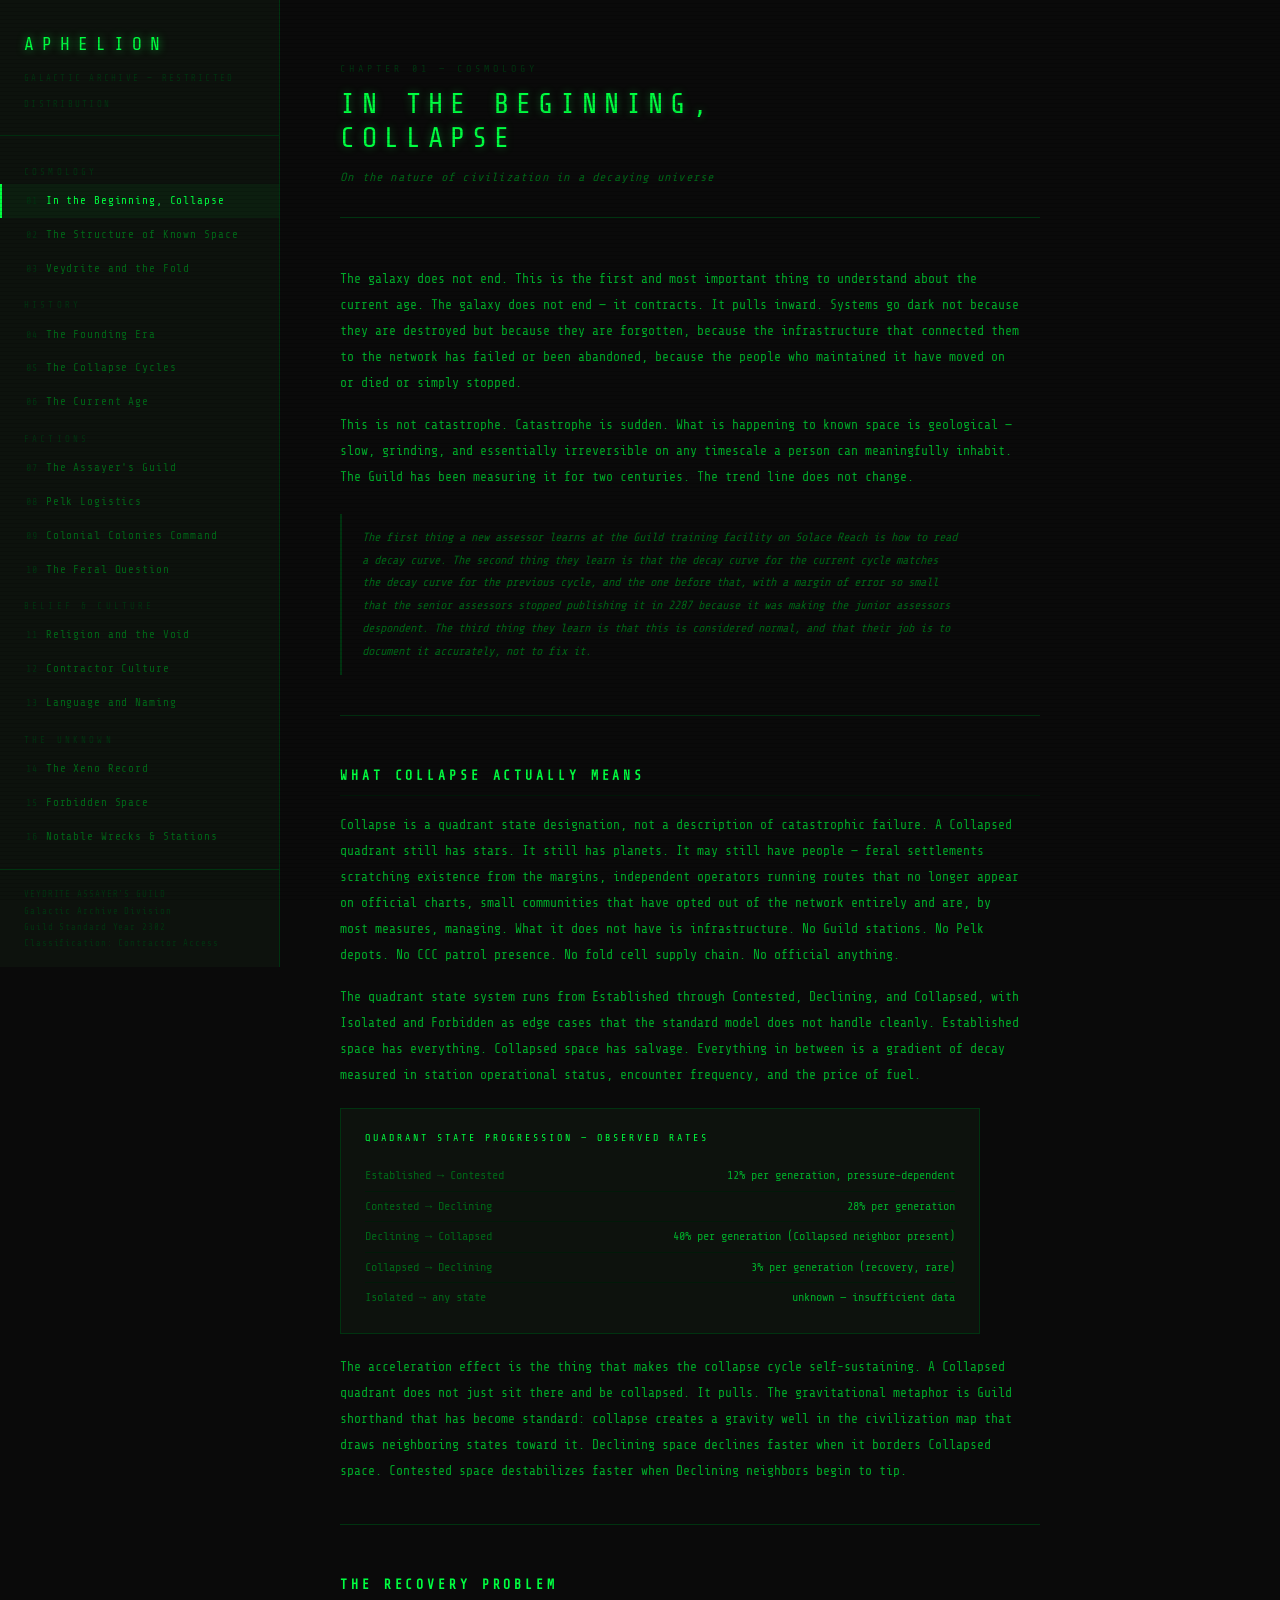
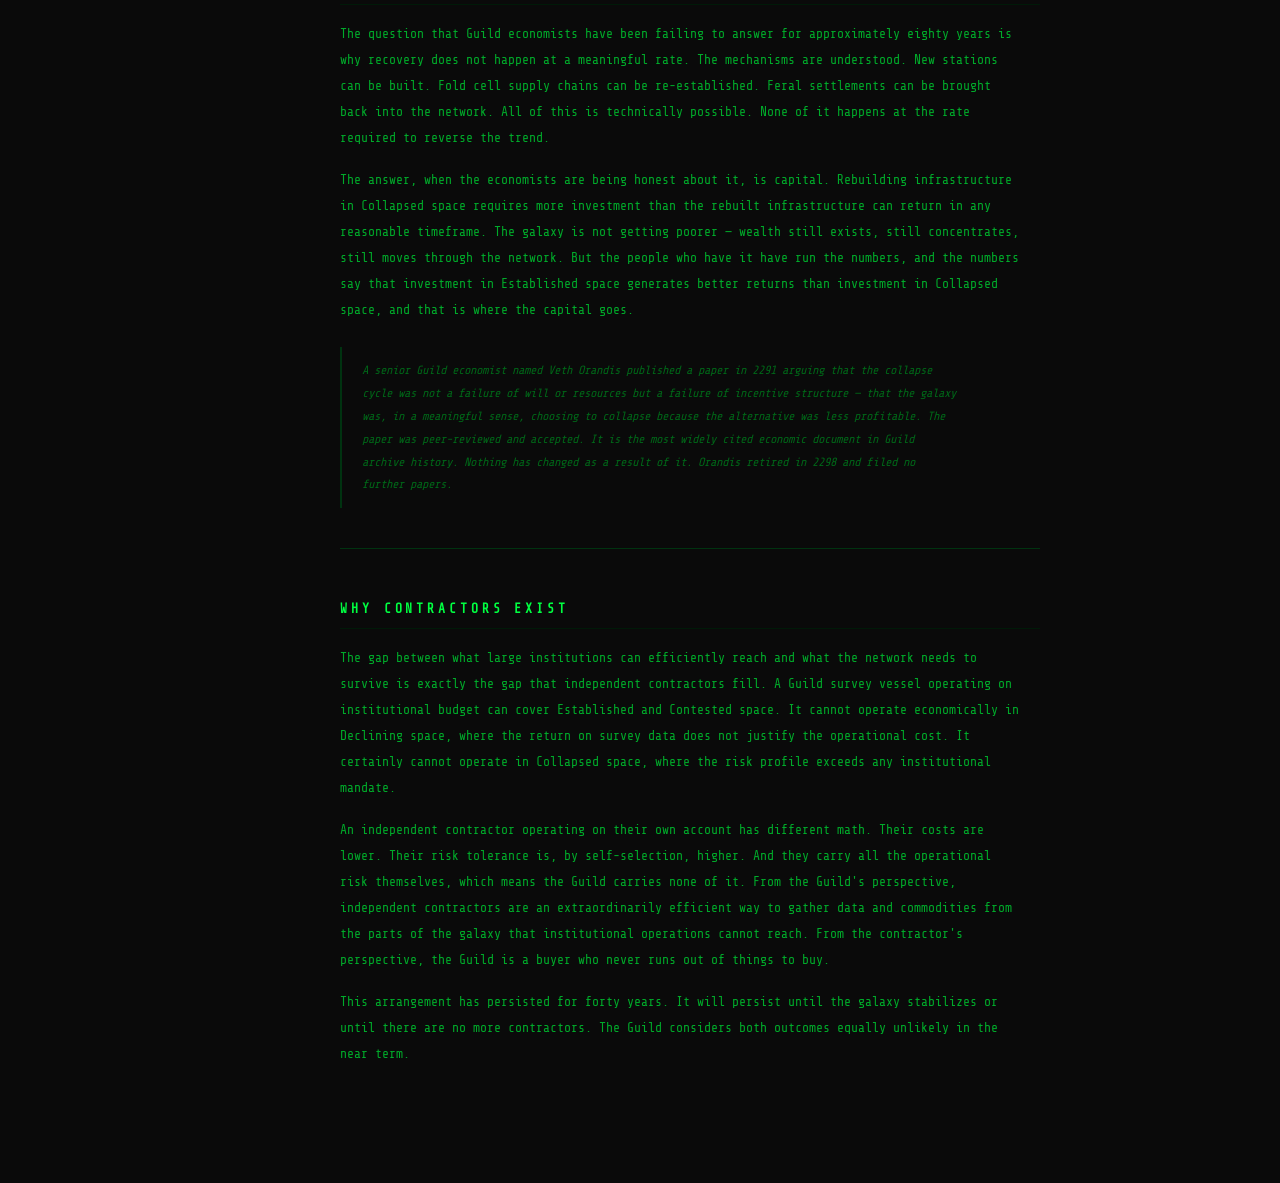
<file: lore.html>
<!DOCTYPE html>
<html lang="en">
<head>
  <meta charset="UTF-8">
  <meta name="viewport" content="width=device-width, initial-scale=1.0">
  <title>APHELION — Galactic Archive</title>
  <link rel="preconnect" href="https://fonts.googleapis.com">
  <link rel="icon" type="image/png" href="https://t1ckles.github.io/aphelion/flavicon.png">
  <link href="https://fonts.googleapis.com/css2?family=Share+Tech+Mono&family=Share+Tech&display=swap" rel="stylesheet">
  <style>
    :root {
      --green:      #00ff41;
      --green-mid:  #00aa2a;
      --green-dim:  #006618;
      --green-dark: #003310;
      --green-deep: #001a08;
      --orange:     #ff8800;
      --cyan:       #00e5ff;
      --bg:         #0a0a0a;
      --bg-card:    #0d120d;
      --sidebar-w:  280px;
    }

    * { margin: 0; padding: 0; box-sizing: border-box; }
    html { scroll-behavior: smooth; }

    body {
      background: var(--bg);
      color: var(--green-mid);
      font-family: 'Share Tech Mono', 'Courier New', monospace;
      font-size: 14px;
      line-height: 1.8;
      display: flex;
      min-height: 100vh;
      animation: flicker 14s infinite;
    }

    @keyframes flicker {
      0%,91%,95%,100% { opacity: 1; }
      92% { opacity: 0.97; }
      94% { opacity: 0.99; }
    }

    body::after {
      content: '';
      position: fixed;
      top: 0; left: 0;
      width: 100%; height: 100%;
      pointer-events: none;
      z-index: 9999;
      background: repeating-linear-gradient(
        to bottom,
        transparent 0px, transparent 3px,
        rgba(0,0,0,0.12) 3px, rgba(0,0,0,0.12) 4px
      );
    }

    /* ── Sidebar ─────────────────────────────────────────────── */

    .sidebar {
      width: var(--sidebar-w);
      min-height: 100vh;
      background: var(--bg-card);
      border-right: 1px solid var(--green-dark);
      position: fixed;
      top: 0; left: 0;
      overflow-y: auto;
      z-index: 100;
      display: flex;
      flex-direction: column;
    }

    .sidebar::-webkit-scrollbar { width: 4px; }
    .sidebar::-webkit-scrollbar-track { background: var(--bg); }
    .sidebar::-webkit-scrollbar-thumb { background: var(--green-dark); }

    .sidebar-header {
      padding: 28px 24px 20px;
      border-bottom: 1px solid var(--green-dark);
    }

    .sidebar-title {
      font-size: 18px;
      letter-spacing: 8px;
      color: var(--green);
      text-shadow: 0 0 8px rgba(0,255,65,0.6);
      display: block;
      margin-bottom: 4px;
    }

    .sidebar-subtitle {
      font-size: 9px;
      letter-spacing: 0.25em;
      color: var(--green-dark);
      text-transform: uppercase;
    }

    .sidebar-nav { padding: 16px 0; flex: 1; }

    .nav-section-label {
      font-size: 9px;
      letter-spacing: 0.35em;
      color: var(--green-dark);
      text-transform: uppercase;
      padding: 12px 24px 4px;
      display: block;
    }

    .nav-item {
      display: block;
      padding: 7px 24px;
      color: var(--green-dim);
      text-decoration: none;
      font-size: 11px;
      letter-spacing: 0.08em;
      border-left: 2px solid transparent;
      transition: color 0.15s, border-color 0.15s, background 0.15s;
      cursor: pointer;
    }

    .nav-item:hover {
      color: var(--green-mid);
      border-left-color: var(--green-dim);
      background: rgba(0,255,65,0.03);
    }

    .nav-item.active {
      color: var(--green);
      border-left-color: var(--green);
      background: rgba(0,255,65,0.05);
    }

    .nav-item .nav-num {
      color: var(--green-dark);
      margin-right: 8px;
      font-size: 10px;
    }

    .sidebar-footer {
      padding: 16px 24px;
      border-top: 1px solid var(--green-dark);
      font-size: 9px;
      color: var(--green-dark);
      letter-spacing: 0.1em;
      line-height: 1.8;
    }

    /* ── Main content ────────────────────────────────────────── */

    .main {
      margin-left: var(--sidebar-w);
      flex: 1;
      min-height: 100vh;
    }

    .chapter {
      display: none;
      max-width: 820px;
      padding: 60px 60px 100px;
      animation: chapterFade 0.3s ease;
    }

    .chapter.active { display: block; }

    @keyframes chapterFade {
      from { opacity: 0; transform: translateY(8px); }
      to   { opacity: 1; transform: translateY(0); }
    }

    .chapter-header {
      border-bottom: 1px solid var(--green-dark);
      padding-bottom: 28px;
      margin-bottom: 48px;
    }

    .chapter-num {
      font-size: 10px;
      letter-spacing: 0.4em;
      color: var(--green-dark);
      text-transform: uppercase;
      margin-bottom: 10px;
    }

    .chapter-title {
      font-size: 28px;
      letter-spacing: 7px;
      color: var(--green);
      text-shadow: 0 0 8px rgba(0,255,65,0.35);
      text-transform: uppercase;
      line-height: 1.2;
      margin-bottom: 12px;
    }

    .chapter-sub {
      font-size: 12px;
      color: var(--green-dim);
      letter-spacing: 0.1em;
      font-style: italic;
    }

    h2 {
      font-size: 13px;
      letter-spacing: 0.3em;
      color: var(--green);
      text-transform: uppercase;
      margin: 48px 0 16px;
      padding-bottom: 8px;
      border-bottom: 1px solid var(--green-deep);
    }

    h3 {
      font-size: 11px;
      letter-spacing: 0.2em;
      color: var(--orange);
      text-transform: uppercase;
      margin: 32px 0 10px;
    }

    p {
      color: var(--green-mid);
      font-size: 13px;
      line-height: 2;
      max-width: 680px;
      margin-bottom: 16px;
    }

    .lore {
      color: var(--green-dim);
      font-style: italic;
      border-left: 2px solid var(--green-dark);
      padding: 12px 20px;
      margin: 24px 0;
      font-size: 12px;
      line-height: 1.9;
      max-width: 640px;
    }

    .classified {
      color: var(--orange);
      border-left: 2px solid var(--orange);
      padding: 12px 20px;
      margin: 24px 0;
      font-size: 12px;
      line-height: 1.8;
      max-width: 640px;
    }

    .classified strong {
      display: block;
      letter-spacing: 0.15em;
      margin-bottom: 6px;
    }

    .divider {
      border-top: 1px solid var(--green-dark);
      margin: 40px 0;
    }

    .data-block {
      background: var(--bg-card);
      border: 1px solid var(--green-dark);
      padding: 20px 24px;
      margin: 20px 0;
      font-size: 12px;
      max-width: 640px;
    }

    .data-block .data-title {
      font-size: 10px;
      letter-spacing: 0.3em;
      color: var(--green);
      text-transform: uppercase;
      margin-bottom: 14px;
    }

    .data-row {
      display: flex;
      justify-content: space-between;
      padding: 4px 0;
      border-bottom: 1px solid var(--green-deep);
      color: var(--green-dim);
    }

    .data-row:last-child { border-bottom: none; }
    .data-row span:last-child { color: var(--green-mid); }

    .timeline {
      margin: 24px 0;
      max-width: 680px;
    }

    .timeline-entry {
      display: flex;
      gap: 24px;
      margin-bottom: 20px;
      align-items: flex-start;
    }

    .timeline-year {
      font-size: 11px;
      color: var(--cyan);
      letter-spacing: 0.1em;
      min-width: 80px;
      padding-top: 2px;
      flex-shrink: 0;
    }

    .timeline-content {
      font-size: 12px;
      color: var(--green-dim);
      line-height: 1.8;
      border-left: 1px solid var(--green-dark);
      padding-left: 20px;
    }

    .timeline-content strong {
      color: var(--green-mid);
      display: block;
      margin-bottom: 2px;
      letter-spacing: 0.05em;
    }

    .faction-entry {
      border: 1px solid var(--green-dark);
      padding: 20px 24px;
      margin: 16px 0;
      max-width: 680px;
    }

    .faction-entry .fe-name {
      font-size: 12px;
      letter-spacing: 0.2em;
      color: var(--green);
      text-transform: uppercase;
      margin-bottom: 4px;
    }

    .faction-entry .fe-tag {
      font-size: 10px;
      color: var(--orange);
      letter-spacing: 0.2em;
      margin-bottom: 14px;
    }

    .faction-entry p {
      font-size: 12px;
      color: var(--green-dim);
      max-width: none;
      margin-bottom: 8px;
    }

    code {
      color: var(--cyan);
      font-family: 'Share Tech Mono', monospace;
    }

    /* scrollbar */
    ::-webkit-scrollbar { width: 6px; }
    ::-webkit-scrollbar-track { background: var(--bg); }
    ::-webkit-scrollbar-thumb { background: var(--green-dark); }
    ::-webkit-scrollbar-thumb:hover { background: var(--green-dim); }
  </style>
</head>
<body>

<!-- ═══════════════════════════════ SIDEBAR -->

<aside class="sidebar">
  <div class="sidebar-header">
    <span class="sidebar-title">APHELION</span>
    <span class="sidebar-subtitle">Galactic Archive — Restricted Distribution</span>
  </div>

  <nav class="sidebar-nav">

    <span class="nav-section-label">Cosmology</span>
    <a class="nav-item active" onclick="showChapter('c1')">
      <span class="nav-num">01</span>In the Beginning, Collapse
    </a>
    <a class="nav-item" onclick="showChapter('c2')">
      <span class="nav-num">02</span>The Structure of Known Space
    </a>
    <a class="nav-item" onclick="showChapter('c3')">
      <span class="nav-num">03</span>Veydrite and the Fold
    </a>

    <span class="nav-section-label">History</span>
    <a class="nav-item" onclick="showChapter('c4')">
      <span class="nav-num">04</span>The Founding Era
    </a>
    <a class="nav-item" onclick="showChapter('c5')">
      <span class="nav-num">05</span>The Collapse Cycles
    </a>
    <a class="nav-item" onclick="showChapter('c6')">
      <span class="nav-num">06</span>The Current Age
    </a>

    <span class="nav-section-label">Factions</span>
    <a class="nav-item" onclick="showChapter('c7')">
      <span class="nav-num">07</span>The Assayer's Guild
    </a>
    <a class="nav-item" onclick="showChapter('c8')">
      <span class="nav-num">08</span>Pelk Logistics
    </a>
    <a class="nav-item" onclick="showChapter('c9')">
      <span class="nav-num">09</span>Colonial Colonies Command
    </a>
    <a class="nav-item" onclick="showChapter('c10')">
      <span class="nav-num">10</span>The Feral Question
    </a>

    <span class="nav-section-label">Belief & Culture</span>
    <a class="nav-item" onclick="showChapter('c11')">
      <span class="nav-num">11</span>Religion and the Void
    </a>
    <a class="nav-item" onclick="showChapter('c12')">
      <span class="nav-num">12</span>Contractor Culture
    </a>
    <a class="nav-item" onclick="showChapter('c13')">
      <span class="nav-num">13</span>Language and Naming
    </a>

    <span class="nav-section-label">The Unknown</span>
    <a class="nav-item" onclick="showChapter('c14')">
      <span class="nav-num">14</span>The Xeno Record
    </a>
    <a class="nav-item" onclick="showChapter('c15')">
      <span class="nav-num">15</span>Forbidden Space
    </a>
    <a class="nav-item" onclick="showChapter('c16')">
      <span class="nav-num">16</span>Notable Wrecks & Stations
    </a>
  </nav>

  <div class="sidebar-footer">
    VEYDRITE ASSAYER'S GUILD<br>
    Galactic Archive Division<br>
    Guild Standard Year 2302<br>
    Classification: Contractor Access
  </div>
</aside>

<!-- ═══════════════════════════════ MAIN CONTENT -->

<main class="main">

  <!-- ═══ CHAPTER 1 ═══ -->
  <div class="chapter active" id="c1">
    <div class="chapter-header">
      <div class="chapter-num">CHAPTER 01 — COSMOLOGY</div>
      <div class="chapter-title">In the Beginning,<br>Collapse</div>
      <div class="chapter-sub">On the nature of civilization in a decaying universe</div>
    </div>

    <p>The galaxy does not end. This is the first and most important thing to understand about the current age. The galaxy does not end — it contracts. It pulls inward. Systems go dark not because they are destroyed but because they are forgotten, because the infrastructure that connected them to the network has failed or been abandoned, because the people who maintained it have moved on or died or simply stopped.</p>

    <p>This is not catastrophe. Catastrophe is sudden. What is happening to known space is geological — slow, grinding, and essentially irreversible on any timescale a person can meaningfully inhabit. The Guild has been measuring it for two centuries. The trend line does not change.</p>

    <div class="lore">The first thing a new assessor learns at the Guild training facility on Solace Reach is how to read a decay curve. The second thing they learn is that the decay curve for the current cycle matches the decay curve for the previous cycle, and the one before that, with a margin of error so small that the senior assessors stopped publishing it in 2287 because it was making the junior assessors despondent. The third thing they learn is that this is considered normal, and that their job is to document it accurately, not to fix it.</div>

    <div class="divider"></div>

    <h2>What Collapse Actually Means</h2>

    <p>Collapse is a quadrant state designation, not a description of catastrophic failure. A Collapsed quadrant still has stars. It still has planets. It may still have people — feral settlements scratching existence from the margins, independent operators running routes that no longer appear on official charts, small communities that have opted out of the network entirely and are, by most measures, managing. What it does not have is infrastructure. No Guild stations. No Pelk depots. No CCC patrol presence. No fold cell supply chain. No official anything.</p>

    <p>The quadrant state system runs from Established through Contested, Declining, and Collapsed, with Isolated and Forbidden as edge cases that the standard model does not handle cleanly. Established space has everything. Collapsed space has salvage. Everything in between is a gradient of decay measured in station operational status, encounter frequency, and the price of fuel.</p>

    <div class="data-block">
      <div class="data-title">Quadrant State Progression — Observed Rates</div>
      <div class="data-row"><span>Established → Contested</span><span>12% per generation, pressure-dependent</span></div>
      <div class="data-row"><span>Contested → Declining</span><span>28% per generation</span></div>
      <div class="data-row"><span>Declining → Collapsed</span><span>40% per generation (Collapsed neighbor present)</span></div>
      <div class="data-row"><span>Collapsed → Declining</span><span>3% per generation (recovery, rare)</span></div>
      <div class="data-row"><span>Isolated → any state</span><span>unknown — insufficient data</span></div>
    </div>

    <p>The acceleration effect is the thing that makes the collapse cycle self-sustaining. A Collapsed quadrant does not just sit there and be collapsed. It pulls. The gravitational metaphor is Guild shorthand that has become standard: collapse creates a gravity well in the civilization map that draws neighboring states toward it. Declining space declines faster when it borders Collapsed space. Contested space destabilizes faster when Declining neighbors begin to tip.</p>

    <div class="divider"></div>

    <h2>The Recovery Problem</h2>

    <p>The question that Guild economists have been failing to answer for approximately eighty years is why recovery does not happen at a meaningful rate. The mechanisms are understood. New stations can be built. Fold cell supply chains can be re-established. Feral settlements can be brought back into the network. All of this is technically possible. None of it happens at the rate required to reverse the trend.</p>

    <p>The answer, when the economists are being honest about it, is capital. Rebuilding infrastructure in Collapsed space requires more investment than the rebuilt infrastructure can return in any reasonable timeframe. The galaxy is not getting poorer — wealth still exists, still concentrates, still moves through the network. But the people who have it have run the numbers, and the numbers say that investment in Established space generates better returns than investment in Collapsed space, and that is where the capital goes.</p>

    <div class="lore">A senior Guild economist named Veth Orandis published a paper in 2291 arguing that the collapse cycle was not a failure of will or resources but a failure of incentive structure — that the galaxy was, in a meaningful sense, choosing to collapse because the alternative was less profitable. The paper was peer-reviewed and accepted. It is the most widely cited economic document in Guild archive history. Nothing has changed as a result of it. Orandis retired in 2298 and filed no further papers.</div>

    <div class="divider"></div>

    <h2>Why Contractors Exist</h2>

    <p>The gap between what large institutions can efficiently reach and what the network needs to survive is exactly the gap that independent contractors fill. A Guild survey vessel operating on institutional budget can cover Established and Contested space. It cannot operate economically in Declining space, where the return on survey data does not justify the operational cost. It certainly cannot operate in Collapsed space, where the risk profile exceeds any institutional mandate.</p>

    <p>An independent contractor operating on their own account has different math. Their costs are lower. Their risk tolerance is, by self-selection, higher. And they carry all the operational risk themselves, which means the Guild carries none of it. From the Guild's perspective, independent contractors are an extraordinarily efficient way to gather data and commodities from the parts of the galaxy that institutional operations cannot reach. From the contractor's perspective, the Guild is a buyer who never runs out of things to buy.</p>

    <p>This arrangement has persisted for forty years. It will persist until the galaxy stabilizes or until there are no more contractors. The Guild considers both outcomes equally unlikely in the near term.</p>
  </div>

  <!-- ═══ CHAPTER 2 ═══ -->
  <div class="chapter" id="c2">
    <div class="chapter-header">
      <div class="chapter-num">CHAPTER 02 — COSMOLOGY</div>
      <div class="chapter-title">The Structure<br>of Known Space</div>
      <div class="chapter-sub">Quadrants, clusters, systems, and the corridors between them</div>
    </div>

    <p>Known space is not a map. It is a record of what has been found. The distinction matters. A map implies completeness — edges, boundaries, a claim that what is shown is what exists. The Guild's astrographic record makes no such claim. It shows what has been surveyed, what has been confirmed, what has been named. The rest of the galaxy exists whether it appears in the record or not.</p>

    <div class="divider"></div>

    <h2>The Quadrant System</h2>

    <p>The 42 registered quadrants are not geometric divisions of space. They are administrative designations — clusters of star systems near enough to each other and connected by enough fold corridors to be treated as a coherent region for economic and governance purposes. Some quadrants contain dozens of systems across multiple clusters. Some contain fewer than ten, widely scattered, connected by long and expensive corridors.</p>

    <p>Quadrants are named by the first registered survey team to document them. The naming conventions reflect the era of documentation — older quadrants carry names from the Founding Era's more formal register, while post-Collapse quadrants tend toward the functional shorthand that characterizes contemporary Guild naming practice. A quadrant called the Shattered Verge was named by someone who saw what they were looking at and described it. A quadrant called Guild Administrative Reach Seven was named by a committee.</p>

    <div class="lore">The quadrant numbering system is sequential by registration date, which means the numbers tell you nothing useful about geography. Quadrant 1 and Quadrant 42 may be adjacent or they may be separated by thirty fold transits. Contractors who assume the numbers imply proximity have made expensive mistakes in both directions.</div>

    <div class="divider"></div>

    <h2>Clusters</h2>

    <p>Within each quadrant, star systems are organized into clusters — groupings of two to five systems close enough to transit between using conventional drives and cluster-jump technology, without requiring fold cell expenditure. A cluster jump uses fuel and time. It does not use fold cells. This makes within-cluster movement cheap and between-cluster movement expensive, which shapes contractor economics in ways that compound over a career.</p>

    <p>Clusters have names that typically derive from a prominent feature — a stellar class, a notable wreck, a geographic metaphor applied to the sensor returns. The Guild names clusters during quadrant registration. Feral settlements in Collapsed space have their own names for the same clusters, which do not appear in the Guild record and which are sometimes significantly more accurate descriptions of local conditions.</p>

    <div class="divider"></div>

    <h2>The Corridor Network</h2>

    <p>Fold corridors are not tunnels. They are not physical structures. They are regions of spacetime where Veydrite density differentials have been precisely mapped, allowing a Fold Drive to calculate a compression geometry without generating it from scratch. A corridor is, in the most accurate technical description, a pre-solved equation — the work of calculating the fold has already been done, and a vessel with the right drive and enough cells can use that solution.</p>

    <p>Three corridor types exist in the registered network. Highway corridors are the oldest and most precisely mapped — some date to the Founding Era, when survey investment was at its historical peak. Primary corridors are the standard network, documented through normal survey operations over the past century. Secondary corridors are newer, less precise, more expensive to traverse, and occasionally unreliable in ways that are difficult to predict before the fold is initiated.</p>

    <div class="data-block">
      <div class="data-title">Corridor Classification</div>
      <div class="data-row"><span>Highway</span><span>Pre-calculated geometry — 2 cells. Oldest network. Highly stable.</span></div>
      <div class="data-row"><span>Primary</span><span>Standard charted fold — 3 cells. Core network. Reliable.</span></div>
      <div class="data-row"><span>Secondary</span><span>Recent documentation — 4 cells. Variable stability.</span></div>
      <div class="data-row"><span>Uncharted</span><span>No mapping — 12 cells overdrive. Significant failure risk.</span></div>
    </div>

    <p>Every galaxy generated from a registered seed contains three to four highway corridors. Their location is not random — the highway network follows historically high-traffic routes, which follow resource-rich stellar regions, which follow Veydrite distribution patterns that derive from the underlying physics of stellar formation. Two contractors in different seed galaxies will find highways in different places, but those places will share the same underlying logic.</p>

    <div class="divider"></div>

    <h2>Dark Space</h2>

    <p>Approximately 67% of fold corridor connections are dark at registration — known to exist from gravimetric surveys, not yet documented with sufficient precision to calculate fold geometry. Dark corridors show up on sensor sweeps as signature readings without names or destinations. They are reachable only by overdrive fold, at twelve cells and significant risk.</p>

    <p>The process of converting dark corridors to charted corridors is one of the primary economic drivers of the contractor network. Every fold into an uncharted quadrant generates corridor data. Every deepscan operation detects new corridor signatures. The galaxy reveals itself incrementally, and the Guild pays for each increment.</p>

    <div class="lore">There are corridors in the dark network that experienced navigators treat as known regardless of their chart status. Routes that experienced pilots fly by feel, by fuel consumption patterns, by the particular quality of the exit stress they generate. This knowledge is not in the Guild archive. It is transmitted directly between pilots who trust each other, and it dies with those who do not pass it on. The Guild considers this an information security problem. The pilots who hold this knowledge consider it a reasonable response to operating in a galaxy where the Guild charges corridor documentation fees.</div>
  </div>

  <!-- ═══ CHAPTER 3 ═══ -->
  <div class="chapter" id="c3">
    <div class="chapter-header">
      <div class="chapter-num">CHAPTER 03 — COSMOLOGY</div>
      <div class="chapter-title">Veydrite<br>and the Fold</div>
      <div class="chapter-sub">The physics and politics of the only thing that matters</div>
    </div>

    <p>Veydrite Dust is not rare. This is the fact that the Guild does not advertise and that most people in known space do not fully understand. Veydrite occurs in trace quantities around a significant fraction of stellar bodies — it is the rare concentrations, the extractable deposits, the sites where geological and stellar processes have produced densities sufficient for commercial recovery, that are scarce. The material itself is everywhere. The useful amounts of it are not.</p>

    <div class="divider"></div>

    <h2>What Veydrite Is</h2>

    <p>Veydrite is a crystalline compound that does not occur through any known synthetic process and does not decay under any conditions that have been reproducible in laboratory settings. Its mass is verified and consistent. Its chemical composition is documented. Its internal crystalline structure is not fully understood — Guild physicists have been studying it for two centuries and the current consensus is that the structure contains information that current measurement technology cannot read.</p>

    <p>This last point is not widely published. The Guild considers it a research matter, not a public disclosure matter. The contractors who find anomalous Veydrite deposits — the ones that scan wrong, that weigh wrong, that behave unexpectedly during emergency refinement — are filing reports that go into a classification tier that most contractors do not know exists.</p>

    <div class="classified">
      <strong>GUILD ARCHIVE — RESTRICTED ACCESS</strong>
      The following is not contractor-accessible information. It is included in this archive because this archive is itself a restricted document. Veydrite crystalline structure analysis has produced seventeen distinct structural variants since systematic study began in 2089. Fourteen of these variants have known stellar formation explanations. Three do not. The three anomalous variants share a structural property that Guild physicists describe, in internal documentation, as "intentional." This word appears in seventeen separate internal research documents. It has not been explained further in any of them.
    </div>

    <div class="divider"></div>

    <h2>The Fold Drive — How It Actually Works</h2>

    <p>The official explanation of Fold Drive mechanics — that it compresses spacetime geometry by exploiting Veydrite density differentials — is accurate as far as it goes. What it does not explain is why Veydrite produces the effect it produces, which is the question that has occupied Guild physicists since the first experimental fold in 2091 and which remains, in the honest assessment of current researchers, unanswered.</p>

    <p>The practical understanding is sufficient for operation. Veydrite, when processed to the refined standard that fold cells represent, generates a measurable spacetime density differential when energized by a drive system. The differential can be exploited to compress the geometry between two points until those points are, for the duration of the fold, effectively adjacent. Transit occurs. Geometry releases. The vessel arrives.</p>

    <p>What happens during the transit — the 12 seconds of the standard fold countdown, the 18 seconds of the overdrive — is not observable from outside the vessel. The vessel is not, strictly speaking, anywhere during that interval. The Guild's official position is that this is a navigational artifact with no meaningful physical implications. The Guild's unofficial position, which senior physicists sometimes share with each other in contexts that are not formally recorded, is that they are not certain this is true.</p>

    <div class="lore">Pilots who have survived bad folds describe the experience differently from pilots who have only experienced clean folds. The clean fold is nothing — a countdown, a transition, arrival. The bad fold is something that pilots find difficult to articulate and that the Guild does not encourage them to try. The most common description, across hundreds of incident reports, is that the bad fold feels longer than 18 seconds from the inside. The second most common description is that it does not feel like nothing.</div>

    <div class="divider"></div>

    <h2>Emergency Refinement</h2>

    <p>The emergency reserve tank on the Light Surveyor is the only system in the registered ship registry that accepts raw, unrefined Veydrite as drive fuel. This is not because the technology is unavailable for other hulls. It is because the engineers who designed the Light Surveyor made a specific decision that the other hull designers did not: they decided that a solo contractor in Collapsed space needed a last resort more than they needed the operational efficiency that comes from refusing to accept unrefined material.</p>

    <p>Raw Veydrite fed into an emergency refinement system produces approximately one cell-equivalent per ten kilograms. The waste products are significant. The drive wear is real. The fold geometry produced by emergency-refined cells is measurably less precise than standard cell geometry, which is why bad fold outcomes are more likely when emergency cells are used. None of this changes the fundamental value of the system, which is that it exists when nothing else does.</p>

    <div class="divider"></div>

    <h2>Veydrite as Currency</h2>

    <p>The decision to base the galactic economy on Veydrite Dust rather than on any synthetic currency system was made during the Founding Era and has not been seriously revisited since, primarily because every alternative proposed has had a fatal flaw that Veydrite does not: it cannot be counterfeited, cannot be inflated, cannot be issued by any authority, and does not require institutional trust to function as a store of value. You either have it or you do not. Its mass is verifiable by any scale. Its authenticity is verifiable by any Guild assessor.</p>

    <p>The tension this creates — between Veydrite as a propulsion resource and Veydrite as a monetary resource — is the central economic fact of contractor life. Every kilogram sold is a kilogram that cannot be used for an emergency fold. Every kilogram kept for the tank is a kilogram that cannot pay a docking fee. The contractors who manage this tension well tend to survive. The ones who resolve it by prioritizing one resource over the other tend not to.</p>
  </div>

  <!-- ═══ CHAPTER 4 ═══ -->
  <div class="chapter" id="c4">
    <div class="chapter-header">
      <div class="chapter-num">CHAPTER 04 — HISTORY</div>
      <div class="chapter-title">The Founding Era</div>
      <div class="chapter-sub">2041 — 2180 GSY: When the galaxy was being built</div>
    </div>

    <p>The Founding Era is the period in which the current infrastructure of known space was constructed. It is also the period against which all subsequent eras are measured and found wanting. The stations built during the Founding Era are the ones that are still operational. The corridors mapped during the Founding Era are the ones that became highways. The institutions founded during the Founding Era are the ones that still exist.</p>

    <div class="divider"></div>

    <h2>The Expansion</h2>

    <p>The Founding Era began approximately with the first successful Fold Drive test in 2041 and ended, by most historical conventions, around 2180, when the rate of new system registration peaked and then began a long decline that has continued to the present. The intervening century and a half was characterized by an expansion rate that has not been approached before or since — new quadrants being registered at a pace that required the Guild to hire additional assessors faster than the training program could produce them.</p>

    <div class="timeline">
      <div class="timeline-entry">
        <span class="timeline-year">2041</span>
        <div class="timeline-content">
          <strong>First Successful Fold Transit</strong>
          Experimental vessel Verassi completes the first confirmed inter-system fold using prototype drive technology. Transit duration: 47 seconds. Crew: 3. Destination: correctly reached. The drive consumed 340 kg of raw Veydrite. The modern equivalent costs approximately 3 cells.
        </div>
      </div>
      <div class="timeline-entry">
        <span class="timeline-year">2051</span>
        <div class="timeline-content">
          <strong>Guild Foundation</strong>
          The Assayer's Guild is chartered as a neutral monetary and cartographic authority. Founding document runs to 847 pages. The core principle — Guild neutrality as a precondition for universal acceptance — is contained in a single paragraph on page 3. The remaining 846 pages are administrative structure.
        </div>
      </div>
      <div class="timeline-entry">
        <span class="timeline-year">2067</span>
        <div class="timeline-content">
          <strong>The Standardization Accords</strong>
          Pelk Logistics, the Colonial Authority, and the Guild sign the Standardization Accords, agreeing on fold cell specifications, corridor documentation protocols, and Veydrite assay standards. The Accords are the legal foundation of the current economic system. They have been amended 340 times. The core specifications have not changed.
        </div>
      </div>
      <div class="timeline-entry">
        <span class="timeline-year">2089</span>
        <div class="timeline-content">
          <strong>Highway Corridor Documentation</strong>
          The Guild completes mapping of the first four highway corridors, establishing the high-efficiency fold network that still forms the backbone of inter-quadrant transit. The mapping project took eleven years and consumed more fold cells than any other single operation in recorded history.
        </div>
      </div>
      <div class="timeline-entry">
        <span class="timeline-year">2134</span>
        <div class="timeline-content">
          <strong>Peak Registration</strong>
          The highest single-year rate of new system registration in Guild history. 847 systems registered in 12 months. The Guild assessor corps reaches its historical maximum of 4,200 active personnel. Current active personnel: 340.
        </div>
      </div>
      <div class="timeline-entry">
        <span class="timeline-year">2180</span>
        <div class="timeline-content">
          <strong>End of the Founding Era</strong>
          Registration rates begin their sustained decline. The first Declining quadrant is officially designated. Guild economists publish the first collapse cycle projection. The projection is accurate to within 4% of current observed rates.
        </div>
      </div>
    </div>

    <div class="divider"></div>

    <h2>What Was Built</h2>

    <p>The infrastructure legacy of the Founding Era is the frame on which the current age hangs. The highway corridors. The major Guild stations at Solace Reach and three other administrative centers that remain operational. The Standardization Accords that still govern fold cell specifications. The contractor registration system. The Veydrite assay standard. None of these have been replaced or significantly improved. They have been maintained, imperfectly, against the ongoing pressure of the collapse cycle.</p>

    <p>The Founding Era also produced the Light Surveyor hull — the oldest continuously manufactured ship class in the registered registry, designed for solo contractor operations in resource-constrained environments. The engineers who designed it understood what they were building it for. The era in which it would be needed most was already visible on the projection curves.</p>

    <div class="lore">There is a persistent tradition among Guild archivists of referring to the Founding Era as "when people still believed it would work." This is not official terminology. It is not discouraged either. The senior archivist who first used the phrase, in an internal document in 2267, appended a note: "I do not mean this as a criticism of the founders. I mean it as an observation about the difference between building something and maintaining it. They were extraordinary builders. We are mediocre maintainers. The gap between those two things is the collapse cycle."</div>
  </div>

  <!-- ═══ CHAPTER 5 ═══ -->
  <div class="chapter" id="c5">
    <div class="chapter-header">
      <div class="chapter-num">CHAPTER 05 — HISTORY</div>
      <div class="chapter-title">The Collapse Cycles</div>
      <div class="chapter-sub">On the recurring nature of civilizational decline</div>
    </div>

    <p>The current collapse is not the first. This fact is documented in Guild archive records, in Founding Era survey data that predates the current civilization, and in the ruins that independent contractors find in systems that should not have ruins — systems too isolated, too recent, too far from any documented historical expansion to have been settled by any civilization on record.</p>

    <div class="divider"></div>

    <h2>The Previous Cycles</h2>

    <p>Guild archaeologists — a division so small and underfunded that it is technically a sub-department of the Survey Certification office — have documented evidence of at least two prior civilizational expansions in known space. Neither left surviving institutions. Both left infrastructure: fold corridor signatures that predate the Founding Era's mapping, construction in ruin sites that uses materials not in the current manufacturing record, and, in three documented cases, systems where the stellar bodies show evidence of deliberate modification.</p>

    <p>The modification evidence is the part that the Guild does not discuss publicly. Stars do not modify themselves. Planets do not reshape themselves into configurations that optimize resource extraction. Someone did these things. The Guild's official position is that this is a subject of ongoing archaeological research. The Guild's actual position, held by the seven people who have read the full classified research file, is considerably more alarming.</p>

    <div class="classified">
      <strong>ARCHIVE NOTE — CLASSIFICATION TIER 4</strong>
      The three systems with confirmed stellar modification evidence are designated Omega-class survey sites. They are located in Forbidden quadrants. Access requires Director-level authorization. The modification patterns in all three systems are consistent with each other. They are not consistent with any technology in the current or historically documented record. The age estimates for the modifications range from 40,000 to 400,000 years. The range is wide because the dating methods disagree with each other in ways that the archaeologists describe as "methodologically troubling."
    </div>

    <div class="divider"></div>

    <h2>The Cycle Pattern</h2>

    <p>What the Guild's collapse cycle models show — when the models are run against the archaeological record rather than just the current data — is a pattern. Expansion. Peak. Decline. Collapse. Recovery, partial and slow. Expansion again, but never quite to the previous peak. Each cycle slightly smaller than the last. Each collapse slightly faster. Each recovery slightly less complete.</p>

    <p>The question this pattern raises — whether it is converging on something, whether there is a terminal state toward which each cycle moves — is one that Guild economists and philosophers have debated for decades without resolution. The honest answer is that the data suggests yes but cannot confirm it, and that the timescale on which a terminal state would become observable is longer than any institution currently operating expects to survive.</p>

    <div class="lore">A contractor named Sela Vorn filed an astrographic survey report in 2289 that included, in the free-text notes field, the observation that three of the ruin sites she had surveyed in a single campaign showed construction techniques from three different civilizational periods and that none of the three periods matched the current era. Her report was flagged, reviewed, and the notes field was reclassified. She received a standard survey payment. She was not told why the notes were reclassified. She filed a query. The query was not answered. She stopped filing queries. She is currently operating in the outer clusters. Guild track shows she has not repeated the observation in any subsequent report.</div>

    <div class="divider"></div>

    <h2>The Current Cycle in Context</h2>

    <p>The current collapse cycle began, by the most conservative dating, approximately 120 years ago. The rate of decline is consistent with the modeled pattern from previous cycles. The current cycle is notable for two features that distinguish it from the modeled norm: the rate of Veydrite consumption has increased significantly due to the adoption of fold drive technology as the primary transit method, which means the resource that drives economic activity is being consumed faster than in previous cycles. And something in the outer reaches of the known network — in Forbidden space, in the quadrants that appear on deep sensor sweeps but not on any chart — is generating readings that do not match any pattern in the archaeological record.</p>

    <p>The Guild is aware of both features. It is managing the first through standard economic mechanisms. It is not discussing the second.</p>
  </div>

  <!-- ═══ CHAPTER 6 ═══ -->
  <div class="chapter" id="c6">
    <div class="chapter-header">
      <div class="chapter-num">CHAPTER 06 — HISTORY</div>
      <div class="chapter-title">The Current Age</div>
      <div class="chapter-sub">Guild Standard Year 2230 — 2302: The age you are living in</div>
    </div>

    <p>The current age has no formal name because no one has agreed on when it began, and naming an era while you are inside it requires a confidence about its eventual shape that the people living through it typically do not possess. The Guild's internal designation is the Late Registered Period. Contractors call it the slow dark, when they call it anything at all.</p>

    <div class="divider"></div>

    <h2>The Institutional Landscape</h2>

    <p>Three major institutions remain operational in 2302. The Guild, which has contracted significantly from its Founding Era size but retains its core functions. Pelk Logistics, which has grown during the collapse cycle by filling infrastructure gaps that retreating colonial authority left behind. And the Colonial Colonies Command, which is a diminished remnant of what was once a governing military authority but which still maintains patrol presence in Established and Contested space and still has the hardware to enforce that presence.</p>

    <p>These three institutions do not trust each other. They have not trusted each other for decades. They cooperate because cooperation is more profitable than conflict and because each of them understands that the collapse of any one of the three would accelerate pressure on the remaining two. This is not partnership. It is mutual deterrence, practiced at the institutional level, with lawyers instead of weapons.</p>

    <div class="divider"></div>

    <h2>The Recent Record</h2>

    <div class="timeline">
      <div class="timeline-entry">
        <span class="timeline-year">2230</span>
        <div class="timeline-content">
          <strong>The Pelk Expansion</strong>
          Pelk Logistics begins systematic acquisition of failing independent stations across Contested and Declining space. Over the next twenty years, Pelk establishes a logistics network that rivals the Guild's in geographic reach, though not in institutional authority. The Guild registers a formal complaint. Pelk settles it with a ten-year corridor documentation contract.
        </div>
      </div>
      <div class="timeline-entry">
        <span class="timeline-year">2251</span>
        <div class="timeline-content">
          <strong>CCC Reorganization</strong>
          The Colonial Colonies Command undergoes its third major reorganization, consolidating from seven regional commands to three. The eastern clusters lose patrol coverage for approximately four years. Piracy rates in those clusters increase by 340% during the gap and do not fully recover after coverage is restored.
        </div>
      </div>
      <div class="timeline-entry">
        <span class="timeline-year">2267</span>
        <div class="timeline-content">
          <strong>The Ash Emergence</strong>
          First confirmed report of NPCP contamination — the Null-Phase Crystalline Phenomenon that contractors call the Ash — in an active extraction site. The Guild issues a field protocol within six months. The protocol is followed inconsistently. The Ash continues to spread in affected systems at rates that the protocol does not adequately address.
        </div>
      </div>
      <div class="timeline-entry">
        <span class="timeline-year">2289</span>
        <div class="timeline-content">
          <strong>Pelk-Guild Publication Collapse</strong>
          The joint publication agreement between Pelk and the Guild that produced the ship registry and several other contractor reference documents expires and is not renewed. Both parties cite the other's breach of good faith. The underlying dispute involves corridor documentation rights in three quadrants that both institutions claim survey priority over. It has not been resolved.
        </div>
      </div>
      <div class="timeline-entry">
        <span class="timeline-year">2295</span>
        <div class="timeline-content">
          <strong>Forbidden Space Incidents</strong>
          Seven contractor vessels report anomalous contacts in Forbidden quadrant surveys over an 18-month period. All seven reports are reclassified within weeks of filing. Three of the seven contractors subsequently withdraw from active registration. The remaining four continue operating. None of them have discussed the reclassification publicly.
        </div>
      </div>
      <div class="timeline-entry">
        <span class="timeline-year">2302</span>
        <div class="timeline-content">
          <strong>Current Year</strong>
          42 registered quadrants. Approximately 340 active Guild assessors. Contractor registration numbers are not publicly disclosed but are estimated at several thousand active operators. The decay curve continues on its projected path. The Forbidden space anomaly count has increased for the third consecutive year.
        </div>
      </div>
    </div>
  </div>

  <!-- ═══ CHAPTER 7 ═══ -->
  <div class="chapter" id="c7">
    <div class="chapter-header">
      <div class="chapter-num">CHAPTER 07 — FACTIONS</div>
      <div class="chapter-title">The Assayer's Guild</div>
      <div class="chapter-sub">On the institution that runs the network you depend on</div>
    </div>

    <p>The Guild is not a government. It has never claimed to be a government. It has, at various points in its history, performed functions that governments typically perform — currency certification, territorial dispute arbitration, infrastructure maintenance, record-keeping that affects the legal status of persons and vessels — but it has consistently refused the characterization. The Guild's position is that it is a service provider. The fact that no one can operate in known space without its services is, the Guild maintains, a market condition rather than a governance relationship.</p>

    <div class="divider"></div>

    <h2>Structure</h2>

    <p>The Guild operates through a Director system — a small senior leadership group that sets policy and manages institutional relationships, supported by a larger body of Guild Assessors who handle operational functions. Assessors are the field personnel: the survey certification officers, the Veydrite assayers, the corridor documentation specialists, the contractor registration and reputation management staff.</p>

    <p>The Director tier is not elected. It is not appointed by any external authority. Directors are selected by the existing Director group through a process that the Guild describes as "merit-based consensus review" and that external observers describe as "opaque." The current Director group has been in place for eleven years. No transitions have occurred in that time. The Guild considers this stability. External observers consider it stagnation. Both assessments are probably accurate.</p>

    <div class="divider"></div>

    <h2>The Neutrality Doctrine</h2>

    <p>Guild neutrality is the institution's most valuable asset and its most carefully maintained fiction. The Guild does not take sides. It does not favor Pelk over CCC, does not favor Established quadrants over Collapsed ones, does not discriminate between contractors based on their faction standings or operational history. Every contractor is a registered operator. Every registered operator receives the same access to Guild services at the same prices, adjusted only for standing tier.</p>

    <p>The fiction part is that neutrality is not the same as having no interests. The Guild has extensive interests. It has an interest in the continued flow of astrographic data, which requires contractors to survive long enough to file it. It has an interest in Veydrite remaining the economic standard, which requires Veydrite to remain scarce enough to have value but available enough to circulate. It has an interest in corridor documentation continuing, which requires the institutional capacity to process and publish corridor data. These interests shape Guild policy in ways that the neutrality doctrine does not acknowledge but that experienced contractors learn to read.</p>

    <div class="lore">The most useful thing an experienced contractor can understand about the Guild is that it wants two things above all else: accurate data and institutional survival. When these two wants are in conflict — when accurate data would damage institutional survival — the Guild has, historically, chosen institutional survival. The data gets reclassified. The contractor gets paid. The archive gets a restricted tier entry. This is not corruption. It is priority ordering. Understanding which of your data falls into which category is something that the contractor manual does not cover.</div>

    <div class="divider"></div>

    <h2>The Contractor Relationship</h2>

    <p>The Guild's relationship with independent contractors is the clearest expression of its institutional character. Contractors are not Guild employees. They are not Guild partners. They are registered service providers operating under Guild credentials, subject to Guild reputation tracking, selling products to Guild stations at Guild-posted prices. The Guild sets the terms. The Guild adjusts the prices. The Guild decides what data is worth buying and at what rate.</p>

    <p>And yet the relationship persists, and persists at scale, because the alternative for contractors is operating without credentials in a galaxy where credentials matter, and the alternative for the Guild is losing the only cost-effective way to gather data from the parts of the galaxy that its own operations cannot reach. The relationship is not equal. It is mutually necessary. There is a difference, and the Guild is aware of it, and the contractors who do best are the ones who are also aware of it.</p>
  </div>

  <!-- ═══ CHAPTER 8 ═══ -->
  <div class="chapter" id="c8">
    <div class="chapter-header">
      <div class="chapter-num">CHAPTER 08 — FACTIONS</div>
      <div class="chapter-title">Pelk Logistics</div>
      <div class="chapter-sub">On the corporation that keeps things moving</div>
    </div>

    <p>Pelk Logistics began as a freight operation. This is important to understand because it is still, fundamentally, a freight operation — one that has expanded into fuel supply, station management, weapons distribution, and contractor services, but that at its core is in the business of moving things from where they are to where they are needed, and charging for the movement.</p>

    <div class="divider"></div>

    <h2>The Pelk Model</h2>

    <p>The characteristic Pelk approach to expansion is to wait for infrastructure to fail and then offer to replace it. This is not predatory in the conventional sense — Pelk does not cause the failures it profits from. The failures are caused by the collapse cycle, by underfunding, by the structural incentive problems that Guild economists have been documenting for decades. Pelk simply has standing offers to acquire failed stations, to buy out struggling operations, to step into logistics gaps that nobody else is filling.</p>

    <p>The result is a logistics network that now covers more geographic territory than any other single institution in known space, including the Guild. Pelk stations exist in quadrant states where Guild stations do not. Pelk fuel depots operate in Declining space where CCC presence has withdrawn. Pelk contract boards post work in systems where no other faction maintains a presence. Whether this represents a public service or a monopoly-building strategy depends on who you ask. Pelk's answer is that the distinction is not operationally meaningful.</p>

    <div class="divider"></div>

    <h2>The Commercial Attitude</h2>

    <p>Pelk's institutional culture is commercial in a way that is occasionally disorienting to contractors who expect it to mean something more complex. Pelk does not have an ideology. It has a margin. If a thing generates positive margin, Pelk will do it. If it generates negative margin, Pelk will stop doing it. The sealed cargo that Pelk does not ask questions about is sealed cargo that generates positive margin on transport. The contracts Pelk posts in contested space are contracts where the payment exceeds the risk-adjusted cost. Every Pelk policy decision traces back to the same analysis.</p>

    <div class="lore">A Pelk station manager named Doron Vasht, interviewed by a Guild logistics researcher in 2297, described Pelk's operational philosophy as follows: "We're not the good guys and we're not the bad guys. We're the people who show up when the infrastructure breaks and offer to fix it, for a price that covers our costs and generates a return for our shareholders. If that makes us essential, that's a market condition, not a moral position. We don't confuse the two. The people who confuse the two tend to make bad business decisions."</div>

    <div class="divider"></div>

    <h2>Pelk and Contractors</h2>

    <p>Pelk's relationship with independent contractors is commercially warm. Pelk stations pay competitive prices for Veydrite, stock fold cells at moderate markup, post delivery contracts that generate reliable income, and ask no questions about cargo provenance or operational history that are not strictly required for transaction processing. This warmth is not personal. It is structural — contractors generate transaction volume, and transaction volume generates margin.</p>

    <p>The one area where Pelk's commercial warmth has limits is in competition with Pelk's own logistics operations. A contractor running a delivery route that competes directly with a Pelk freight line will find, over time, that Pelk stations on that route become slightly less accommodating — fuel prices slightly higher, cell stock slightly lower, docking priority slightly delayed. Nothing overt. Nothing that could be complained about formally. Just the aggregate friction of operating in infrastructure that is owned by your competitor.</p>
  </div>

  <!-- ═══ CHAPTER 9 ═══ -->
  <div class="chapter" id="c9">
    <div class="chapter-header">
      <div class="chapter-num">CHAPTER 09 — FACTIONS</div>
      <div class="chapter-title">Colonial Colonies<br>Command</div>
      <div class="chapter-sub">On the remnant military authority and what it is trying to preserve</div>
    </div>

    <p>The Colonial Colonies Command is what is left of what was, during the Founding Era, the governing military authority of known space. The name is the first clue to its current condition — "Colonial Colonies Command" is the result of three reorganizations that each changed part of the name without addressing the redundancy created by the previous change, because the political will to rename the institution entirely has not existed since 2251 and because institutional names are, within CCC culture, considered a kind of continuity that is worth preserving even when the continuity it represents is largely fictional.</p>

    <div class="divider"></div>

    <h2>What CCC Is Now</h2>

    <p>CCC in 2302 is a patrol and enforcement operation with residual governing authority in quadrants where it maintains continuous presence. That residual authority is real — CCC can refuse docking, can issue expulsion orders, can designate vessels as hostile and act on that designation — but it is exercised within an increasingly narrow geographic footprint. The three regional commands that survived the 2251 reorganization cover Established and Contested space reasonably well and Declining space inadequately. Collapsed space is not a CCC operational area by any realistic definition.</p>

    <p>The hardware is the other significant CCC asset. The military hull line — Interceptors, Corvettes, Frigates — is manufactured under CCC specification and sold through CCC channels. The standing requirement for access to CCC military hardware is not just a commercial gate; it is an enforcement mechanism. KNOWN standing means CCC has assessed you as an operator whose possession of military hardware does not represent a threat to CCC operational interests. TRUSTED standing means CCC considers you a potential asset.</p>

    <div class="divider"></div>

    <h2>The Institutional Memory Problem</h2>

    <p>CCC's deepest structural problem is that it was designed to govern and is now trying to patrol. Governing requires legal authority, administrative infrastructure, and the consent — however grudging — of the governed. Patrolling requires hardware, personnel, and the credible threat of force. CCC has the hardware and the personnel, in diminishing quantities. It has the legal authority, in diminishing relevance. What it has lost, and cannot recover, is the consent.</p>

    <div class="lore">The question of who CCC's authority derives from is one that CCC official documents do not address directly. The Founding Era charter granted CCC authority on behalf of the colonial settlements it was organized to protect. Most of those settlements no longer exist in their original form — some are Feral now, some are independent, some are simply gone. CCC's current legal position is that its authority is self-deriving: it exists because it has always existed, and the continuity of the institution is itself the source of its legitimacy. Legal scholars who have reviewed this position describe it as "creative" and "not without precedent" and "likely to be tested eventually."</div>
  </div>

  <!-- ═══ CHAPTER 10 ═══ -->
  <div class="chapter" id="c10">
    <div class="chapter-header">
      <div class="chapter-num">CHAPTER 10 — FACTIONS</div>
      <div class="chapter-title">The Feral Question</div>
      <div class="chapter-sub">On the settlements that opted out, and what that means</div>
    </div>

    <p>Feral is a designation, not a description. The Guild applies it to settlements that have withdrawn from or been excluded from the registered network — that do not maintain Guild station affiliation, do not operate under CCC patrol authority, and do not participate in the Veydrite-based monetary system as registered entities. What the designation does not capture is the enormous variation in what "Feral" actually means on the ground.</p>

    <div class="divider"></div>

    <h2>The Spectrum</h2>

    <p>At one end of the Feral spectrum are communities that chose to leave the network deliberately — that assessed the costs of network participation (Guild fees, CCC oversight, Pelk pricing power) against the benefits and decided the costs were higher. These communities tend to be well-organized, locally self-sufficient, and capable of maintaining their own infrastructure. They are not hostile by default. They are simply operating outside a system they have decided does not serve them.</p>

    <p>At the other end are the communities that did not choose Feral status — that had the network withdraw from them as the collapse cycle reached their quadrant, leaving them without the infrastructure they had depended on and without the institutional knowledge to replace it independently. These communities are more desperate, more volatile, and more likely to produce the raider activity that gives Feral space its reputation.</p>

    <p>Most Feral settlements are somewhere in the middle — people making the best of circumstances they did not entirely choose, operating with whatever resources they could maintain or acquire, developing local economies and local social structures that the Guild has no data on because the Guild has no presence there to collect it.</p>

    <div class="divider"></div>

    <h2>The Data Runner Economy</h2>

    <p>The intersection of Feral settlements and the registered network is the Data Runner economy — the grey market in unregistered cargo, unregistered data, and unregistered vessels that flows between Feral space and the outer edge of Established and Contested space. The Guild does not acknowledge this economy officially. Pelk participates in it unofficially, through arrangements that their accounting describes as "independent contractor transport agreements" and that everyone involved understands to be something else.</p>

    <p>The Data Runner hull class — which the Guild does not officially recognize — exists specifically to service this economy. Shielded holds, fast fold, minimal profile. The extra weapon slot over the Courier is not incidental. The grey market is not always safe, and the people who run it have accepted that this is part of the operational reality.</p>

    <div class="lore">A veteran Guild assessor named Hemi Talcott, who spent eight years operating in the outer clusters before taking a desk position at Solace Reach, described the Feral settlements he had encountered as follows: "They're not what people think. The ones that scare you are the ones in Collapsed space that formed after the network withdrew — they've lost the thread, they're running on what they can take rather than what they can build. But the ones in Isolated space, the ones that chose to leave? Some of those communities are the most functional human settlements I've seen anywhere. They just decided that network participation was a bad deal. I've thought about that a lot since I came back."</div>
  </div>

  <!-- ═══ CHAPTER 11 ═══ -->
  <div class="chapter" id="c11">
    <div class="chapter-header">
      <div class="chapter-num">CHAPTER 11 — BELIEF & CULTURE</div>
      <div class="chapter-title">Religion<br>and the Void</div>
      <div class="chapter-sub">On what people believe when the galaxy offers no reassurance</div>
    </div>

    <p>The void does not care. This is the foundational theological fact of life in known space, and every belief system that has developed in the current era is, at its core, a response to that fact. Some systems deny it. Some systems accept it and find meaning in the acceptance. Some systems propose that the void's indifference is itself a kind of message, and spend considerable intellectual energy interpreting what that message might be.</p>

    <div class="divider"></div>

    <h2>The Drift Faiths</h2>

    <p>The most widely distributed belief system in known space is not an organized religion. It is a loose collection of practices and convictions that emerged organically among long-haul pilots and have spread through the contractor and freight communities over several generations. Practitioners call it the Drift, or occasionally the Long Dark, or simply the Practice.</p>

    <p>The Drift holds that consciousness persists across fold transits in a way that physics does not fully account for — that the 12 seconds of a clean fold and the longer interval of a bad fold are not experienced as nothing by the person inside the vessel, even though no instrument has ever detected what that experience consists of. The implication is that the fold reveals something about the nature of consciousness that is otherwise inaccessible. The practical expression of this belief is a set of pre-fold rituals — specific sequences of system checks, specific verbal confirmations, specific attitudes of attention — that Drift practitioners maintain regardless of whether they believe they have efficacy.</p>

    <div class="lore">The Drift is not a religion in any formal sense. It has no clergy, no scripture, no institutional structure, and no agreed-upon theology. What it has is a set of practices that experienced pilots recognize in each other without needing to discuss them — the particular way of running the pre-fold checklist, the particular silence that falls in the cabin during countdown, the particular attention paid to the quality of the exit transition. Pilots who share these practices tend to trust each other more than pilots who do not. This is the most socially significant feature of the Drift: it is a recognition system disguised as a spiritual practice.</div>

    <div class="divider"></div>

    <h2>The Archive Cults</h2>

    <p>A smaller but more formally organized set of beliefs centers on the Guild archive and on the idea that the accumulated record of known space constitutes a kind of meaning that transcends its administrative function. Archive cultists — they do not use this term, preferring "Record Keepers" or "Witnesses" — hold that the act of accurate documentation is itself sacred, that the galaxy's history is preserved in the archive against a future in which it would otherwise be lost, and that contractors who contribute to the archive are participating in something more significant than an economic transaction.</p>

    <p>The Guild does not endorse or discourage Archive cult beliefs. It notes, in an internal document that is not restricted but that is also not publicized, that Archive cult contractors file more complete and more accurate survey reports than the contractor average, and that this is a statistically significant outcome that the Guild considers positive regardless of its theological underpinnings.</p>

    <div class="divider"></div>

    <h2>The Collapse Theology</h2>

    <p>Among certain Feral communities and in scattered independent settlements, a belief has developed that the collapse cycle is not an accident of economics but a process with intention — that the galaxy is, in some sense, being emptied, and that this emptying serves a purpose that the current inhabitants are not equipped to understand. This belief is not organized. It has no single expression. But it surfaces with enough regularity in recovered logs, in the personal records of pilots who have spent time in Collapsed and Forbidden space, in the accounts of long-haul navigators who have seen more of the galaxy than most people see in a lifetime, that the Guild's psychological support division has noted it as a significant factor in contractor mental health assessments.</p>

    <p>The Guild does not have a position on whether the collapse cycle has intentional causes. Its position on intentionality as a theological concept is that this is outside its operational mandate. The seven people who have read the full classified archaeological research file have various personal positions on the question. None of them have shared those positions in any document that is accessible to this archive.</p>
  </div>

  <!-- ═══ CHAPTER 12 ═══ -->
  <div class="chapter" id="c12">
    <div class="chapter-header">
      <div class="chapter-num">CHAPTER 12 — BELIEF & CULTURE</div>
      <div class="chapter-title">Contractor Culture</div>
      <div class="chapter-sub">On the people who fly into the dark and what it makes of them</div>
    </div>

    <p>The contractor community is not a community in any conventional sense. It is a population of individuals who share an economic relationship with the Guild and, by virtue of that shared relationship, a set of practical concerns, cultural references, and social conventions that have developed organically over forty years of independent operation. There is no contractor association. There is no contractor political organization. There is a Guild record, and there are the living pilots whose names appear in it.</p>

    <div class="divider"></div>

    <h2>The Selection Effect</h2>

    <p>Independent contracting selects for a specific kind of person. The work is solitary by default, high-risk by nature, and economically volatile in ways that are not fully capturable by any advance planning. The contractors who survive long-term are not simply lucky — they have specific qualities that the work rewards and that the work, over time, amplifies. Tolerance for isolation. Comfort with risk that is managed but never eliminated. A relationship with planning that is thorough without being rigid. An ability to assess a situation quickly and act on that assessment without waiting for certainty that may not arrive.</p>

    <p>The selection effect also operates in reverse. Contractors who cannot tolerate isolation, who freeze under genuine uncertainty, who plan rigidly or not at all, who cannot act without certainty — these contractors tend to exit the profession within their first year. The ones who survive that year have demonstrated something. The ones who survive five years have demonstrated considerably more.</p>

    <div class="divider"></div>

    <h2>The Ship Name Tradition</h2>

    <p>Every contractor vessel has a name. This is technically a registration requirement — the Guild's manifest system requires a vessel designation — but the cultural weight of the tradition goes significantly beyond the administrative function. A contractor's ship name is the most public expression of their identity and their attitude. It is chosen deliberately, maintained across hull changes if the contractor upgrades, and treated with a seriousness that outside observers sometimes find disproportionate.</p>

    <p>Ship names cluster into recognizable categories that reflect the cultural range of the contractor community. Virtue names — Resolute, Endurance, Persistence — reflect the Drift-adjacent values of the older contractor tradition. Ironic names — Last Resort, Reasonable Risk, The Management's Problem Now — reflect the gallows humor that long-haul contracting tends to produce. Elegiac names — names that reference lost places, lost people, lost things — are the most personal and the least discussed.</p>

    <div class="lore">The superstition around renaming ships is not universal in the contractor community but it is common enough to be notable. The argument against renaming is that the ship has been identified under its original name by whatever the void contains, and changing the name creates a false identity that the void will eventually correct. The argument for renaming is that this is aesthetically offensive as a superstition and that the void does not maintain a ship registry. Neither argument has resolved the debate. Both positions are held sincerely by people who have spent enough time in deep space to have opinions about what the void might or might not track.</div>

    <div class="divider"></div>

    <h2>The Graveyard Tradition</h2>

    <p>The Guild Record Archive maintains a permanent record of every registered contractor who has died in active service. This record — called the Graveyard by contractors, the Permanent Archive by the Guild — is publicly accessible and contains the pilot's name, their vessel's name, their last known position, their cause of death, and their complete achievement log. Nothing is removed from the Graveyard. Nothing is edited. The record stands exactly as the data shows it.</p>

    <p>The tradition among active contractors of reading the Graveyard — of spending time with the records of pilots who did not survive — is not universal but is widespread. The stated reasons vary. Some contractors read the Graveyard to understand what killed people and to avoid it. Some read it as a memorial practice. Some read it as a reminder of the stakes. The unstated reason, which most contractors who maintain the practice would acknowledge if pressed, is that the Graveyard is a community — the only contractor community that has fixed membership and guaranteed permanence. The living contractors move constantly, connect rarely, and have no institutional home. The dead ones stay in the archive. They are, in a specific and meaningful way, the most stable community that contracting produces.</p>
  </div>

  <!-- ═══ CHAPTER 13 ═══ -->
  <div class="chapter" id="c13">
    <div class="chapter-header">
      <div class="chapter-num">CHAPTER 13 — BELIEF & CULTURE</div>
      <div class="chapter-title">Language<br>and Naming</div>
      <div class="chapter-sub">On the vocabularies that the galaxy has developed</div>
    </div>

    <p>Language in known space is not uniform. The Guild's administrative standard — the language in which this document is written, in which fold cell specifications are published, in which contractor registration is conducted — is the closest thing to a universal tongue that exists in the current era, and it is universal only in the sense that it is the language of commerce and record-keeping. The languages that people actually speak, in their settlements and their ships and their communities, are considerably more varied.</p>

    <div class="divider"></div>

    <h2>The Naming Systems</h2>

    <p>The Guild's quadrant and system naming conventions have evolved significantly over two centuries of operation. The earliest registered names — from the Founding Era — tend toward the formal and geographic: descriptive terms applied to stellar features, classical references that the naming committees of the era considered appropriately weighty, administrative designations that prioritized consistency over character. These names persist in the highway corridor network, in the major administrative quadrants, in the systems that were registered when the Guild still had the institutional energy to argue about what names meant.</p>

    <p>The later names are different. As the assessor corps shrank and the registration pace accelerated relative to the personnel available to process it, naming conventions became more practical. Systems got named for what they contained, how they looked on sensor returns, what happened when the first survey team arrived. The cluster called Cleaved Coldridge was named by a survey team that arrived to find the primary body showing catastrophic tectonic fracturing. The quadrant called the Shattered Verge was named by a pilot who looked at her sensor returns and wrote exactly what she saw. These names are more accurate and considerably less dignified than the Founding Era equivalents.</p>

    <div class="divider"></div>

    <h2>Contractor Vocabulary</h2>

    <p>The contractor community has developed a specialized vocabulary that serves both practical and social functions. Some terms are purely practical — "folding" for inter-quadrant transit, "the dark" for uncharted space, "the tank" for the emergency reserve system. Some terms are social — ways of identifying membership in the community, of signaling experience level, of distinguishing contractors who have operated in the outer clusters from those who have stayed in Established space.</p>

    <p>The most socially loaded vocabulary items are the ones that relate to death and danger. Contractors who have survived genuinely bad situations do not talk about them in the heightened terms that people who have not survived such situations might expect. The vocabulary is flat, procedural, understated. This is not emotional suppression. It is a language adapted to conditions where heightened emotional expression consumes resources — attention, decision-making capacity, the particular kind of calm that keeps you alive — that cannot be spared.</p>

    <div class="lore">The phrase "came back" as a descriptor of surviving a dangerous situation is used in the contractor community in a way that is not quite metaphorical and not quite literal. Pilots who have had bad fold experiences describe themselves as having "come back from" something, in a way that implies there was a somewhere to come back from. The phrase is used consistently enough, and by pilots who have not compared notes consistently enough, that it has been flagged in three separate Guild psychological support assessments as potentially significant. The assessments do not agree on what it might be significant of.</div>
  </div>

  <!-- ═══ CHAPTER 14 ═══ -->
  <div class="chapter" id="c14">
    <div class="chapter-header">
      <div class="chapter-num">CHAPTER 14 — THE UNKNOWN</div>
      <div class="chapter-title">The Xeno Record</div>
      <div class="chapter-sub">What the Guild knows, what it admits, and what it does not</div>
    </div>

    <p>The Guild's official position on anomalous contact reports is that they are under active review. This position has been maintained, unchanged, since the first classified anomalous contact report was filed in 2267. The review process has produced no public findings in 35 years. The Guild considers this appropriate given the preliminary nature of the data. External observers consider it a position that functions as a permanent deferral.</p>

    <div class="divider"></div>

    <h2>The Contact Record</h2>

    <p>There are two contact records. The public record, accessible through standard Guild archive queries, contains anomalous sensor returns classified as instrument errors, navigation anomalies, and environmental interference. These classifications are not fabricated — the readings in question are genuinely ambiguous and the alternative explanations are genuinely plausible. The public record is accurate as far as it goes.</p>

    <p>The restricted record contains the same reports with additional notation. The notation identifies patterns across reports that the individual classifications do not capture — the same anomalous mass signature appearing in systems separated by thirty fold transits, the same timing of contact events relative to fold arrivals, the same quality of sensor return that experienced assessors have learned to recognize even when they cannot formally categorize it. The patterns do not prove anything. They are suggestive in a way that the Guild's research division describes, in internal documents, as "requiring continued observation."</p>

    <div class="classified">
      <strong>RESTRICTED — ARCHIVE TIER 3</strong>
      The contact pattern database currently contains 847 entries. Of these, 312 involve contractor attempts at extended engagement with the anomaly. The survival rate for extended engagement attempts is 94.6%. The psychological assessment completion rate for survivors of extended engagement is 71%. Of those who completed assessment, 23% showed measurable changes in reported perception of fold transit experience. 8% requested permanent registration suspension. The Guild does not know what extended engagement consists of from the inside. It does not ask. The contractors who have experienced it do not volunteer the information in formal assessment contexts.
    </div>

    <div class="divider"></div>

    <h2>What Contractors Report</h2>

    <p>The anomalous contact reports that reach the restricted record share common features that the public classifications do not capture. The contact does not resolve on sensors regardless of scan power applied. The contact does not behave according to any registered vessel or natural phenomenon profile. The contact sometimes responds to the presence of a contractor vessel in ways that passive observation cannot explain — changes in apparent mass, changes in position, changes in the quality of the sensor return that experienced pilots describe as the contact becoming "more present" or "more aware."</p>

    <p>The ruin logs that contain the most useful anomalous data are the ones filed by contractors who found something they did not expect and who had enough experience and composure to document it accurately before leaving. These logs are in the restricted record. The contractors who filed them received standard payment. Some of them continued operating. Some did not.</p>

    <div class="divider"></div>

    <h2>The Ash Connection</h2>

    <p>The Null-Phase Crystalline Phenomenon — the Ash — is classified by the Guild as an ore contamination event. This classification is operationally correct: the Ash does contaminate ore deposits, does spread between bodies, does degrade extraction yields in affected systems. The classification captures what the Ash does to extraction operations. It does not address what the Ash is.</p>

    <p>Guild research physicists who have studied Ash samples note that the crystalline structure of Ash compactate shares properties with the anomalous Veydrite structural variants that have no stellar formation explanation — the three variants that the Guild's internal research documents describe as "intentional." This connection is noted in a single internal document filed in 2298. The document is in Archive Tier 4. The researcher who filed it has continued their work without further publication on this specific point.</p>
  </div>

  <!-- ═══ CHAPTER 15 ═══ -->
  <div class="chapter" id="c15">
    <div class="chapter-header">
      <div class="chapter-num">CHAPTER 15 — THE UNKNOWN</div>
      <div class="chapter-title">Forbidden Space</div>
      <div class="chapter-sub">On the quadrants that the Guild will not discuss and cannot ignore</div>
    </div>

    <p>Forbidden space is a designation applied to quadrants where access is prohibited by Guild administrative order. The prohibition has no enforcement mechanism beyond the Guild's ability to refuse docking and registration services to vessels that violate it. This is, in practical terms, a significant deterrent for registered contractors and a negligible deterrent for Feral operators. The Guild is aware of this asymmetry.</p>

    <div class="divider"></div>

    <h2>Why Forbidden</h2>

    <p>The official reason for Forbidden designations varies by quadrant. Some Forbidden quadrants are designated due to extreme hazard ratings — stellar environments that pose unacceptable risk to standard hull classes. Some are designated due to jurisdictional disputes with CCC that have not been resolved through the normal arbitration process. Some are designated, in the language of the administrative order, due to "ongoing research activities requiring operational exclusion."</p>

    <p>The research designation is the one that contractors learn to notice. A Forbidden quadrant designated for research is a quadrant where something has been found that the Guild is studying. What that something is, the designation does not say. The astrographic data premium for Forbidden quadrants — 24 CR per unit at base rate, the highest in the system — is the Guild's way of acknowledging that contractors who enter these quadrants are taking a risk that standard risk categories do not adequately describe.</p>

    <div class="divider"></div>

    <h2>The Research Vessel Program</h2>

    <p>The Guild's Research Vessel program — the RSV hull class, the four-utility-slot anomaly investigator platform — exists specifically for Forbidden space operations. Guild research vessels operating in Forbidden quadrants are not contractor operations. They are institutional operations, crewed by Guild assessors with specific research mandates, operating under protocols that are not published in any contractor-accessible document.</p>

    <p>What the Research Vessel program has found in Forbidden space over the past twenty years is not in the public record. The program's operating budget has increased by 340% in that period. The program's personnel roster has grown from twelve to forty-seven. The senior researcher position has turned over three times. The current senior researcher, a Guild assessor named Dr. Saan Veleth, has not published any findings in four years. Her previous publications, before she took the position, were in the field of anomalous Veydrite crystalline structure analysis.</p>

    <div class="classified">
      <strong>ARCHIVE TIER 4 — DIRECTOR ACCESS ONLY</strong>
      The following is not available through standard archive query. The Research Vessel program's current operational focus is a cluster of eleven systems in Forbidden quadrant designation FQ-7 that show evidence of deliberate stellar modification consistent with the Omega-class survey sites documented in Chapter 5. The modification patterns in FQ-7 are more recent than any previously documented site. The Guild's dating estimate for the most recent modifications is between 200 and 800 years before present. This range overlaps with the Founding Era. The implications of this overlap are under active discussion at the Director level. No conclusions have been reached.
    </div>
  </div>

  <!-- ═══ CHAPTER 16 ═══ -->
  <div class="chapter" id="c16">
    <div class="chapter-header">
      <div class="chapter-num">CHAPTER 16 — THE UNKNOWN</div>
      <div class="chapter-title">Notable Wrecks<br>& Stations</div>
      <div class="chapter-sub">Places that the galaxy remembers, and why</div>
    </div>

    <p>The archive of notable sites is not a tourist guide. It is a record of places that have generated enough data — through survey reports, contractor logs, beacon transmissions, recovered personal records, and the accumulated weight of things that happened there — to warrant individual documentation. Some of these places are still active. Some are ruins. Some are somewhere in between, which is where the most interesting things tend to be.</p>

    <div class="divider"></div>

    <h2>Solace Reach</h2>

    <p>The Guild's primary administrative station and the closest thing to a capital that known space possesses. Solace Reach is an Established installation in a quadrant that has maintained its status through two collapse cycle pressure events by virtue of being too institutionally important to allow to fail. The Guild's assessor training facility is here. The Director offices are here. The primary Veydrite assay bureau is here. The archive terminal that contains the complete Guild record — not the contractor-accessible portion, the complete record — is here, in a physical medium backup that the Guild maintains because they do not trust digital-only storage across the kind of timescales the archive is designed for.</p>

    <p>Solace Reach is also the site of the Guild Graveyard memorial — a physical installation in the station's central atrium where the names of every registered contractor who has died in active service are displayed in real time as the archive updates. The display is the first thing visitors see when they enter the atrium and the last thing they see when they leave. The Guild says this is intentional. It does not elaborate on what the intention is.</p>

    <div class="divider"></div>

    <h2>The Harrow's End</h2>

    <p>A Light Freighter that disappeared in Collapsed space in 2291 with a crew of four. A distress beacon was activated on day 12 of the disappearance — "MAYDAY — vessel Harrow's End, drive failure, crew of four. Transmitting position. No response on Guild freq." The beacon transmitted for 340 days before its power cell expired. No rescue operation reached the vessel in time. The beacon's last transmission was a standard automated signal. The final manual transmission, on day 12, was the only one that contained crew voice.</p>

    <p>The Harrow's End is not particularly notable by the objective metrics of contractor losses — four crew, one vessel, one system, one beacon. What makes it notable is the distress beacon itself, which has become one of the most-referenced records in the contractor community. The beacon text is included in the Guild's standard contractor training materials as an example of emergency protocol documentation. Contractors who have spent time in Collapsed space tend to have strong feelings about it. The feelings are not uniform.</p>

    <div class="divider"></div>

    <h2>Waystation 7-Keth</h2>

    <p>A Pelk Logistics waystation decommissioned in 2291 when the quadrant it served declined below viable operational threshold. The automated beacon was set to deactivate on decommissioning. The deactivation order was not received — a procedural failure that Pelk attributes to the communication infrastructure collapse that accompanied the quadrant's decline. The beacon continued transmitting for eleven years after decommissioning, broadcasting the standard operational status of a station that was no longer operational, with no crew, no services, and no Pelk presence of any kind.</p>

    <p>Contractors who arrived at Waystation 7-Keth during those eleven years expecting to find an operational Pelk depot found instead an empty station with the lights still on, the beacon still broadcasting, and a full docking manifest of vessels that had attempted to dock after decommissioning and had not been able to reach anyone to explain the situation. The manifest ran to 47 entries before the beacon finally failed in 2302. Pelk has not commented on the manifest publicly. The Guild has filed the manifest in standard archive.</p>

    <div class="divider"></div>

    <h2>The Installation</h2>

    <p>There is a station in Forbidden space that does not appear in the Guild registry. It appears on deep sensor sweeps as a large artificial structure with active power systems and no registered transponder. Guild survey vessels have approached it three times over the past fifteen years. All three times, the approaching vessel's transponder was logged by an active system on the installation — the log entry appears in the approaching vessel's own sensor return, which means the installation scanned the approaching vessel and the scan was detectable. All three times, no other response was received.</p>

    <p>The installation is not in any historical record as a constructed facility. It is not in any archaeological record as a pre-Founding structure. Its power signature is consistent with a station that is actively maintained. The Guild's classification for it is "Unknown Station — ongoing jurisdictional review." The three survey teams that approached it filed their reports. The reports are in Archive Tier 4. The survey teams have continued operating. They do not discuss the installation in contractor-accessible contexts.</p>

    <div class="lore">A contractor who operates in the outer clusters and who requested anonymity for this archive entry described a sensor return she received while transiting a Forbidden-adjacent quadrant in 2301: "The Auspex returned a contact. Standard mass contact protocol. I ran a resolve sweep. It didn't resolve. I ran it again. Still nothing. I was about to log it as instrument noise and move on when it moved. It moved toward me, and then it stopped, and then it just — wasn't there anymore. No exit transit signature. No fold signature. Nothing. I logged it and I left. I filed the report. I got the standard payment. Nobody from the Guild called to ask questions. I've thought about that — nobody calling to ask questions — more than I've thought about the contact itself."</div>

    <div class="divider"></div>

    <div style="margin-top:60px; padding-top:32px; border-top:1px solid var(--green-dark); font-size:11px; color:var(--green-dark); letter-spacing:0.1em; line-height:2;">
      <p style="color:var(--green-dark); font-size:11px; max-width:none;">VEYDRITE ASSAYER'S GUILD — GALACTIC ARCHIVE DIVISION</p>
      <p style="color:var(--green-dark); font-size:11px; max-width:none;">This document is a restricted archive compilation. It is not for general contractor distribution. Sections marked Archive Tier 3 and Tier 4 are reproduced here under Director authorization for archive completeness purposes. The Guild accepts no liability for operational decisions made on the basis of restricted archive content. The galaxy is not forgiving of ignorance. Neither is the void.</p>
      <p style="color:var(--green-dark); font-size:11px; max-width:none; margin-top:16px;">— THE ASSAYER'S GUILD</p>
    </div>
  </div>

</main>

<script>
function showChapter(id) {
  // Hide all chapters
  document.querySelectorAll('.chapter').forEach(c => c.classList.remove('active'));
  // Deactivate all nav items
  document.querySelectorAll('.nav-item').forEach(n => n.classList.remove('active'));

  // Show target chapter
  const target = document.getElementById(id);
  if (target) {
    target.classList.add('active');
    // Scroll main to top
    target.parentElement.scrollTop = 0;
    window.scrollTo(0, 0);
  }

  // Activate nav item
  document.querySelectorAll('.nav-item').forEach(n => {
    const onclick = n.getAttribute('onclick');
    if (onclick && onclick.includes("'" + id + "'")) {
      n.classList.add('active');
    }
  });
}
</script>

</body>
</html>
</file>
